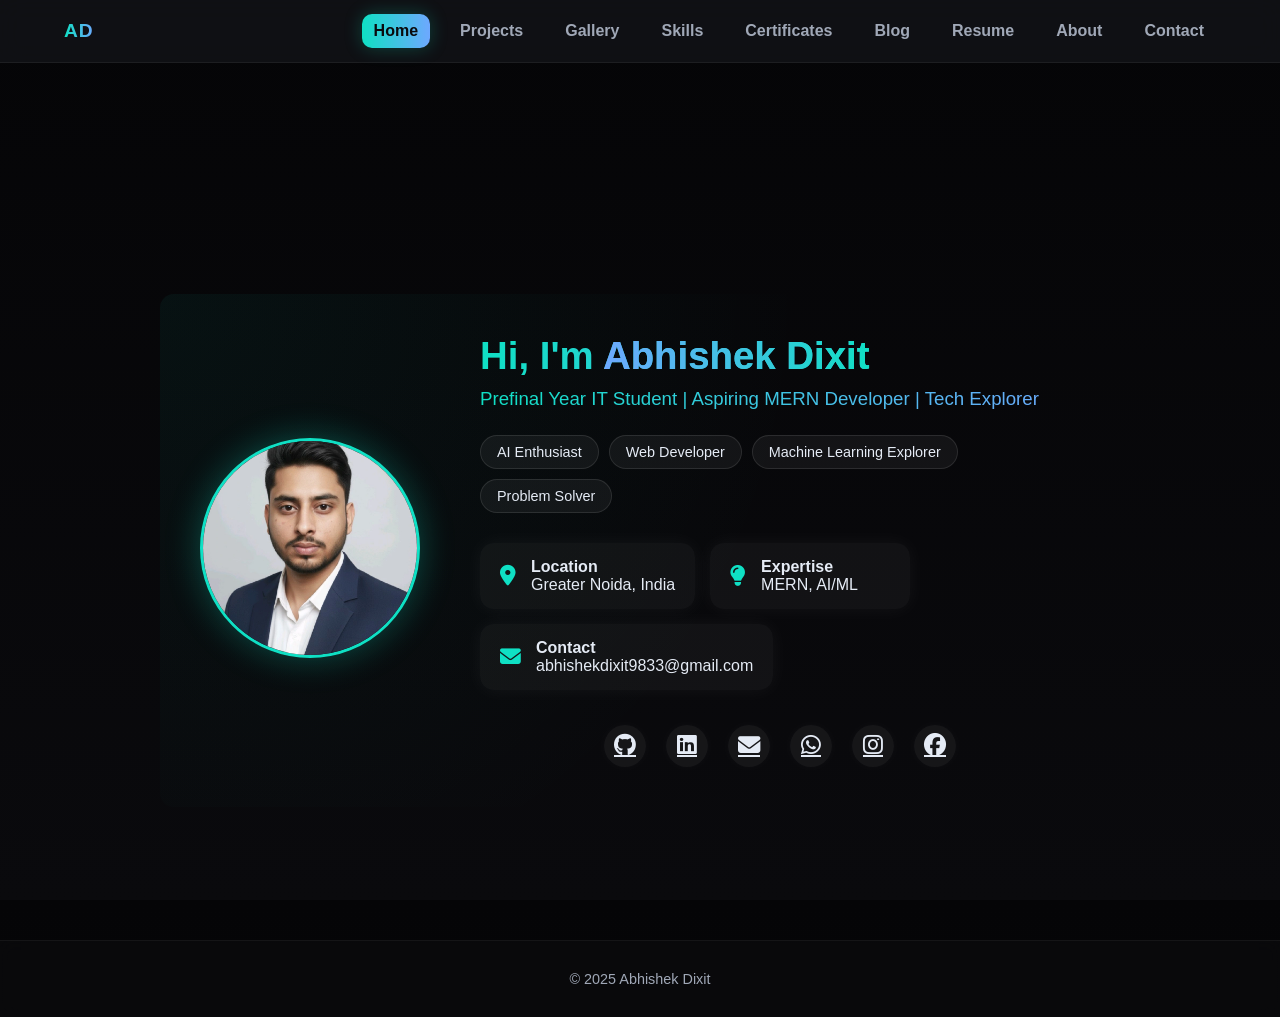
<file: index.html>
<!DOCTYPE html>
<html lang="en">
<head>
<meta charset="UTF-8">
<meta name="viewport" content="width=device-width,initial-scale=1.0">
<title>Home | Abhishek Dixit</title>
<link rel="stylesheet" href="style.css">
<link rel="stylesheet" href="https://cdnjs.cloudflare.com/ajax/libs/font-awesome/6.5.0/css/all.min.css">
</head>
<body>

<header class="navbar">
  <div class="nav-container">
    <div class="logo">AD</div>
    <nav class="nav-links" id="navLinks">
      <a href="index.html" class="nav-item active">Home</a>
      <a href="projects.html" class="nav-item">Projects</a>
      <a href="gallery.html" class="nav-item">Gallery</a>
      <a href="skills.html" class="nav-item">Skills</a>
      <a href="certificates.html" class="nav-item">Certificates</a>
      <a href="blog.html" class="nav-item">Blog</a>
      <a href="resume.html" class="nav-item">Resume</a>
      <a href="about.html" class="nav-item">About</a>
      <a href="contact.html" class="nav-item">Contact</a>
    </nav>
    <div class="hamburger" onclick="toggleMenu()">☰</div>
  </div>
</header>

<main>
<section class="home">
  <div class="home-container">

    <!-- Left Side - Profile Photo -->
    <div class="profile-pic">
     <img src="profile.jpg" alt="Abhishek Dixit">
    </div>

    <!-- Right Side - Info -->
    <div class="intro-text">
      <h1>Hi, I'm <span>Abhishek Dixit</span></h1>
      <h3>Prefinal Year IT Student | Aspiring MERN Developer | Tech Explorer</h3>

      <div class="tag-list">
        <span>AI Enthusiast</span>
        <span>Web Developer</span>
        <span>Machine Learning Explorer</span>
        <span>Problem Solver</span>
      </div>

      <div class="info-boxes">
        <div class="info-box">
          <i class="fa-solid fa-location-dot"></i>
          <div><strong>Location</strong><br>Greater Noida, India</div>
        </div>
        <div class="info-box">
          <i class="fa-solid fa-lightbulb"></i>
          <div><strong>Expertise</strong><br>MERN, AI/ML</div>
        </div>
        <div class="info-box">
          <i class="fa-solid fa-envelope"></i>
          <div><strong>Contact</strong><br>abhishekdixit9833@gmail.com</div>
        </div>
      </div>

      <div class="social-icons">
        <a href="https://github.com/Abhishek5632" target="_blank"><i class="fab fa-github"></i></a>
        <a href="https://www.linkedin.com/in/abhishek-dixit-3336b1358/" target="_blank"><i class="fab fa-linkedin"></i></a>
        <a href="mailto:abhishekdixit9833@gmail.com" target="_blank"><i class="fa-solid fa-envelope"></i></a>
        <a href="https://wa.me/7985263415" target="_blank"><i class="fab fa-whatsapp"></i></a>
        <a href="https://www.instagram.com/___abhishek_pandit/" target="_blank"><i class="fab fa-instagram"></i></a>
        <a href="#" target="_blank"><i class="fab fa-facebook"></i></a>
      </div>

    </div>
  </div>
</section>
</main>

<footer>© 2025 Abhishek Dixit</footer>

<script>
function toggleMenu() {
  document.getElementById("navLinks").classList.toggle("active");
}
</script>

</body>
</html>
</file>
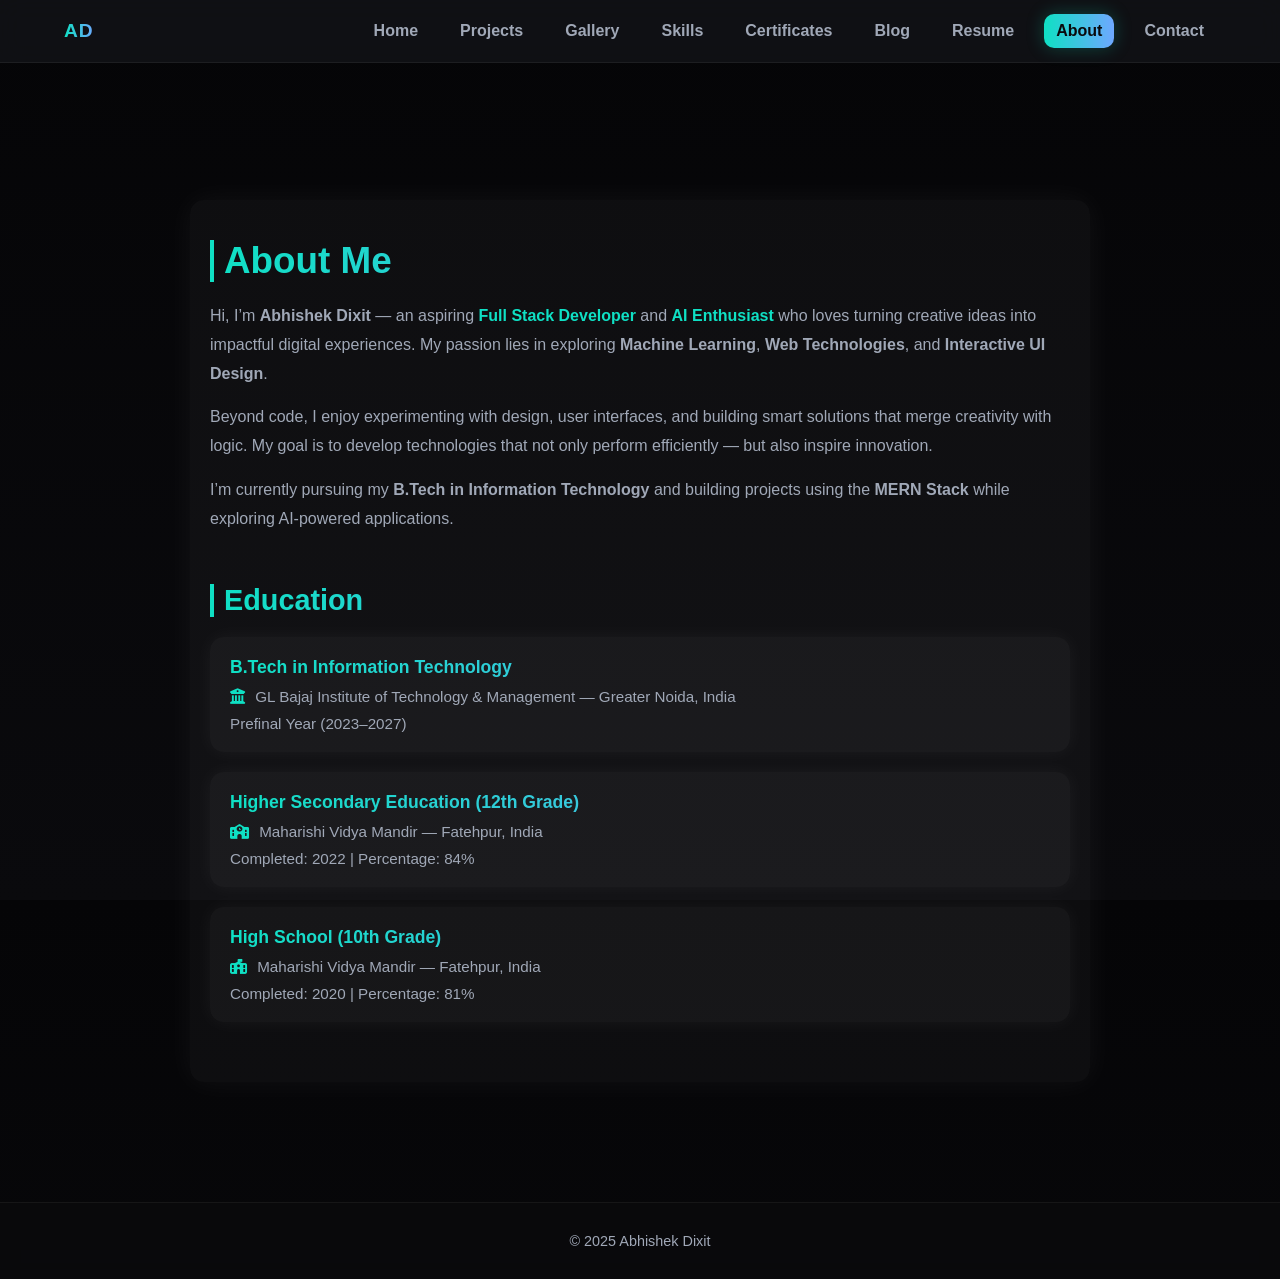
<file: about.html>
<!DOCTYPE html>
<html lang="en">
<head>
<meta charset="UTF-8">
<meta name="viewport" content="width=device-width, initial-scale=1.0">
<title>About Me | Abhishek Dixit</title>
<link rel="stylesheet" href="style.css">
<link rel="stylesheet" href="https://cdnjs.cloudflare.com/ajax/libs/font-awesome/6.5.0/css/all.min.css">
</head>
<body>

<header class="navbar">
  <div class="nav-container">
    <div class="logo">AD</div>
    <nav class="nav-links" id="navLinks">
      <a href="index.html" class="nav-item">Home</a>
      <a href="projects.html" class="nav-item">Projects</a>
      <a href="gallery.html" class="nav-item">Gallery</a>
      <a href="skills.html" class="nav-item">Skills</a>
      <a href="certificates.html" class="nav-item">Certificates</a>
      <a href="blog.html" class="nav-item">Blog</a>
      <a href="resume.html" class="nav-item">Resume</a>
      <a href="about.html" class="nav-item active">About</a>
      <a href="contact.html" class="nav-item">Contact</a>
    </nav>
    <div class="hamburger" onclick="toggleMenu()">☰</div>
  </div>
</header>

<main>
<section class="about-section">
  <div class="about-box">
    <h1>About Me</h1>
    <p>
      Hi, I’m <strong>Abhishek Dixit</strong> — an aspiring <span class="highlight">Full Stack Developer</span> and <span class="highlight">AI Enthusiast</span> who loves turning creative ideas into impactful digital experiences.  
      My passion lies in exploring <strong>Machine Learning</strong>, <strong>Web Technologies</strong>, and <strong>Interactive UI Design</strong>.
    </p>

    <p>
      Beyond code, I enjoy experimenting with design, user interfaces, and building smart solutions that merge creativity with logic.  
      My goal is to develop technologies that not only perform efficiently — but also inspire innovation.
    </p>

    <p>
      I’m currently pursuing my <strong>B.Tech in Information Technology</strong> and building projects using the <strong>MERN Stack</strong> while exploring AI-powered applications.
    </p>
  </div>

  <div class="education-section">
    <h2>Education</h2>

    <div class="edu-card">
      <h3>B.Tech in Information Technology</h3>
      <p><i class="fa-solid fa-building-columns"></i> GL Bajaj Institute of Technology & Management — Greater Noida, India</p>
      <p>Prefinal Year (2023–2027)</p>
    </div>

    <div class="edu-card">
      <h3>Higher Secondary Education (12th Grade)</h3>
      <p><i class="fa-solid fa-school"></i> Maharishi Vidya Mandir — Fatehpur, India</p>
      <p>Completed: 2022 | Percentage: 84%</p>
    </div>

    <div class="edu-card">
      <h3>High School (10th Grade)</h3>
      <p><i class="fa-solid fa-school-flag"></i> Maharishi Vidya Mandir — Fatehpur, India</p>
      <p>Completed: 2020 | Percentage: 81%</p>
    </div>
  </div>
</section>
</main>

<footer>© 2025 Abhishek Dixit</footer>

<script>
function toggleMenu() {
  document.getElementById("navLinks").classList.toggle("active");
}
</script>

</body>
</html>
</file>
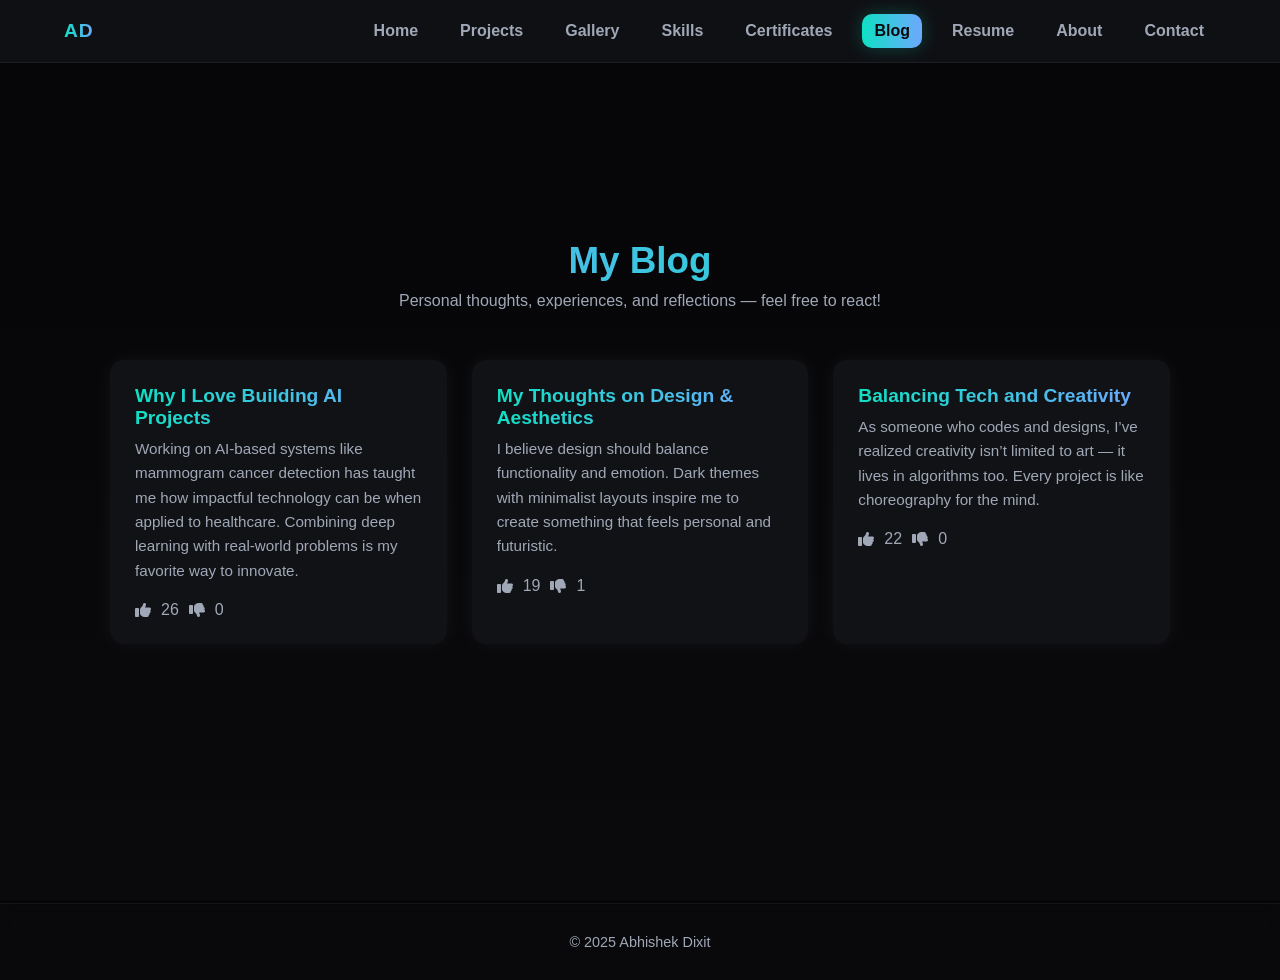
<file: blog.html>
<!DOCTYPE html>
<html lang="en">
<head>
<meta charset="UTF-8">
<meta name="viewport" content="width=device-width,initial-scale=1.0">
<title>Blog | Abhishek Dixit</title>
<link rel="stylesheet" href="style.css">
<link rel="stylesheet" href="https://cdnjs.cloudflare.com/ajax/libs/font-awesome/6.5.0/css/all.min.css">
</head>
<body>

<header class="navbar">
  <div class="nav-container">
    <div class="logo">AD</div>
    <nav class="nav-links" id="navLinks">
      <a href="index.html" class="nav-item">Home</a>
      <a href="projects.html" class="nav-item">Projects</a>
      <a href="gallery.html" class="nav-item">Gallery</a>
      <a href="skills.html" class="nav-item">Skills</a>
      <a href="certificates.html" class="nav-item">Certificates</a>
      <a href="blog.html" class="nav-item active">Blog</a>
      <a href="resume.html" class="nav-item">Resume</a>
      <a href="about.html" class="nav-item">About</a>
      <a href="contact.html" class="nav-item">Contact</a>
    </nav>
    <div class="hamburger" onclick="toggleMenu()">☰</div>
  </div>
</header>

<main>
<section class="blog">
  <h1>My Blog</h1>
  <p>Personal thoughts, experiences, and reflections — feel free to react!</p>

  <div class="blog-grid">
    <div class="blog-card">
      <h3>Why I Love Building AI Projects</h3>
      <p>Working on AI-based systems like mammogram cancer detection has taught me how impactful technology can be when applied to healthcare. Combining deep learning with real-world problems is my favorite way to innovate.</p>
      <div class="reactions">
        <i class="fa-solid fa-thumbs-up"></i><span>26</span>
        <i class="fa-solid fa-thumbs-down"></i><span>0</span>
      </div>
    </div>

    <div class="blog-card">
      <h3>My Thoughts on Design & Aesthetics</h3>
      <p>I believe design should balance functionality and emotion. Dark themes with minimalist layouts inspire me to create something that feels personal and futuristic.</p>
      <div class="reactions">
        <i class="fa-solid fa-thumbs-up"></i><span>19</span>
        <i class="fa-solid fa-thumbs-down"></i><span>1</span>
      </div>
    </div>

    <div class="blog-card">
      <h3>Balancing Tech and Creativity</h3>
      <p>As someone who codes and designs, I’ve realized creativity isn’t limited to art — it lives in algorithms too. Every project is like choreography for the mind.</p>
      <div class="reactions">
        <i class="fa-solid fa-thumbs-up"></i><span>22</span>
        <i class="fa-solid fa-thumbs-down"></i><span>0</span>
      </div>
    </div>
  </div>
</section>
</main>

<footer>© 2025 Abhishek Dixit</footer>

<script>
function toggleMenu() {
  document.getElementById("navLinks").classList.toggle("active");
}
</script>

</body>
</html>
</file>
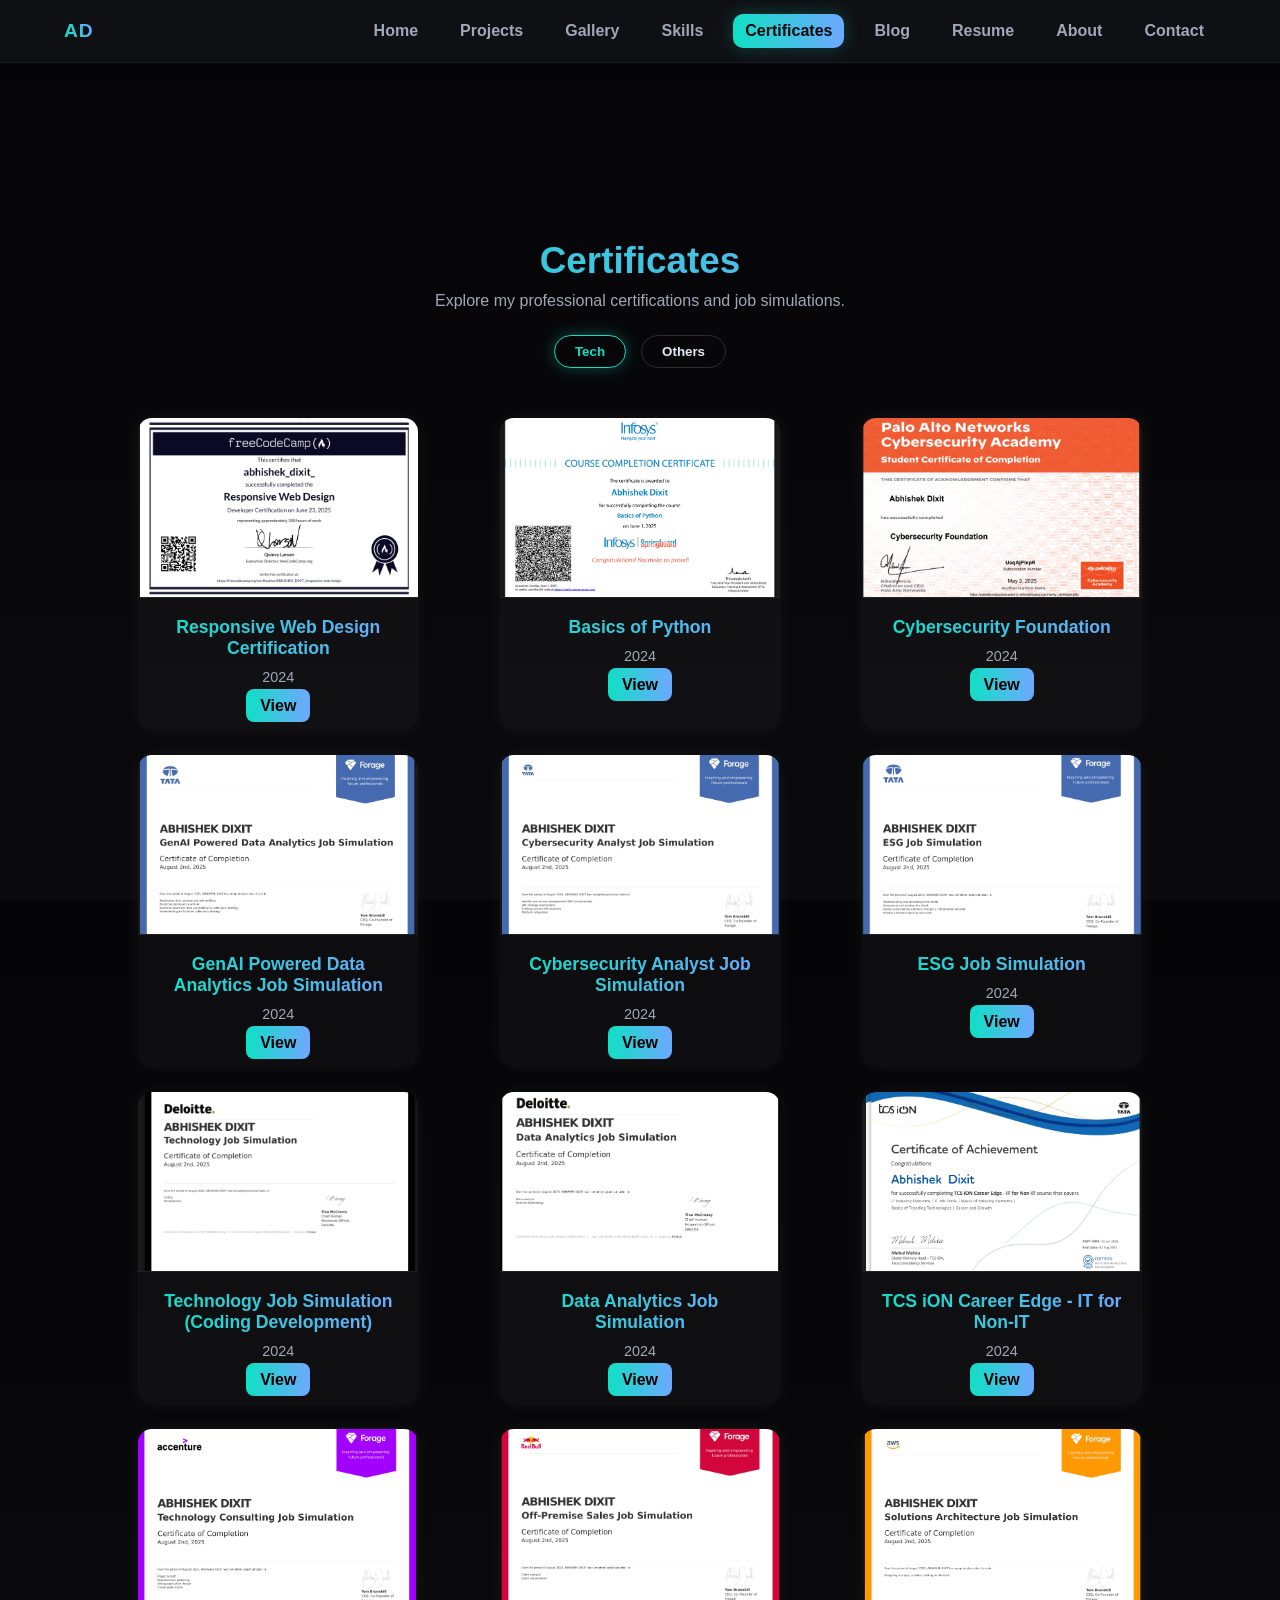
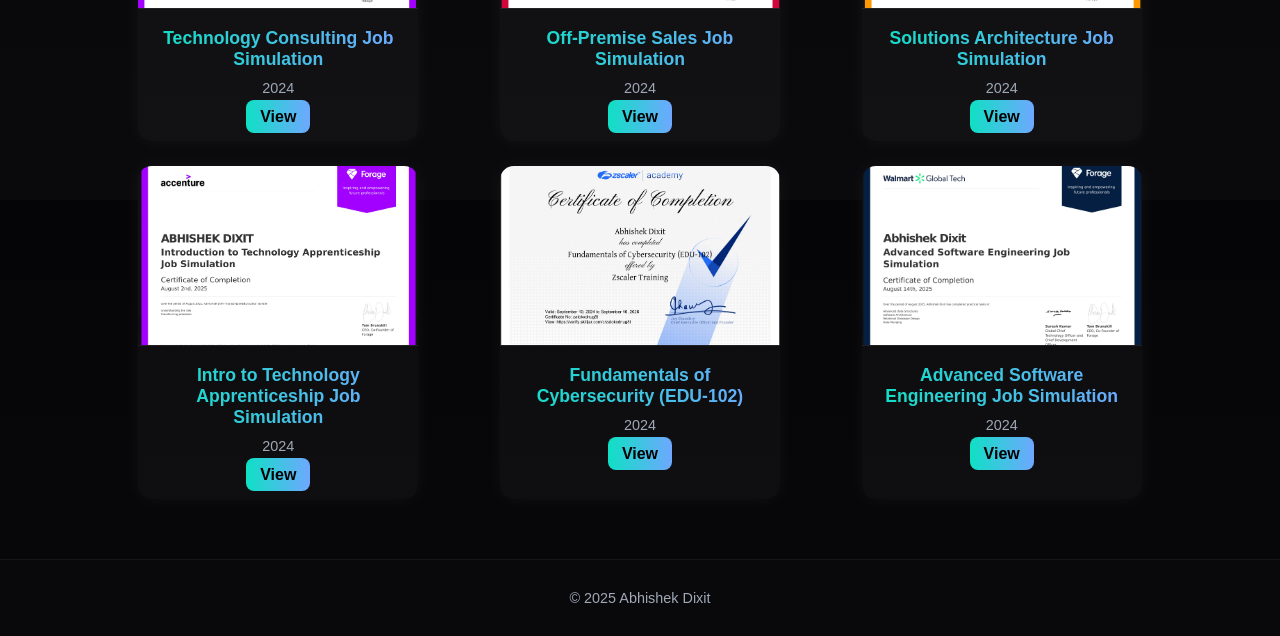
<file: certificates.html>
<!DOCTYPE html>
<html lang="en">

<head>

    <meta charset="UTF-8">

    <meta
        name="viewport"
        content="width=device-width, initial-scale=1.0">

    <title>Certificates | Abhishek Dixit</title>

    <link
        rel="stylesheet"
        href="style.css">

    <link
        rel="stylesheet"
        href="https://cdnjs.cloudflare.com/ajax/libs/font-awesome/6.5.0/css/all.min.css">

</head>


<body>


<!-- =====================================================
     NAVBAR
===================================================== -->

<header class="navbar">

    <div class="nav-container">

        <div class="logo">
            AD
        </div>


        <nav
            class="nav-links"
            id="navLinks">

            <a
                href="index.html"
                class="nav-item">

                Home

            </a>


            <a
                href="projects.html"
                class="nav-item">

                Projects

            </a>


            <a
                href="gallery.html"
                class="nav-item">

                Gallery

            </a>


            <a
                href="skills.html"
                class="nav-item">

                Skills

            </a>


            <a
                href="certificates.html"
                class="nav-item active">

                Certificates

            </a>


            <a
                href="blog.html"
                class="nav-item">

                Blog

            </a>


            <a
                href="resume.html"
                class="nav-item">

                Resume

            </a>


            <a
                href="about.html"
                class="nav-item">

                About

            </a>


            <a
                href="contact.html"
                class="nav-item">

                Contact

            </a>

        </nav>


        <!-- Mobile Menu -->

        <div
            class="hamburger"
            onclick="toggleMenu()">

            ☰

        </div>

    </div>

</header>



<!-- =====================================================
     MAIN
===================================================== -->

<main>


<section class="certificates">


    <h1>
        Certificates
    </h1>


    <p>
        Explore my professional certifications and
        job simulations.
    </p>



    <!-- =================================================
         CATEGORY TABS
    ================================================== -->

    <div class="category-tabs">


        <button
            class="tab-btn active"
            onclick="showCategory('tech', this)">

            Tech

        </button>


        <button
            class="tab-btn"
            onclick="showCategory('others', this)">

            Others

        </button>


    </div>



    <!-- =================================================
         TECH CERTIFICATES
    ================================================== -->

    <div
        class="cert-grid"
        id="tech">


        <!-- C1 -->

        <div class="cert-card">

            <img
                src="./certificateImg/C1.png"
                alt="Responsive Web Design Certification">

            <div class="cert-info">

                <h3>
                    Responsive Web Design Certification
                </h3>

                <p>
                    2024
                </p>

                <a
                    href="https://drive.google.com/open?id=1qQwXB1EI5_26EVzEY1iBJe1dsZN9STYk"
                    target="_blank"
                    rel="noopener noreferrer"
                    class="view-btn">

                    View

                </a>

            </div>

        </div>



        <!-- C2 -->

        <div class="cert-card">

            <img
                src="./certificateImg/C2.png"
                alt="Basics of Python">

            <div class="cert-info">

                <h3>
                    Basics of Python
                </h3>

                <p>
                    2024
                </p>

                <a
                    href="https://drive.google.com/open?id=1NGtoVR8HAkyNES9hi3r5NyvMv7N-RDSd"
                    target="_blank"
                    rel="noopener noreferrer"
                    class="view-btn">

                    View

                </a>

            </div>

        </div>



        <!-- C3 -->

        <div class="cert-card">

            <img
                src="./certificateImg/C3.png"
                alt="Cybersecurity Foundation">

            <div class="cert-info">

                <h3>
                    Cybersecurity Foundation
                </h3>

                <p>
                    2024
                </p>

                <a
                    href="https://drive.google.com/open?id=1Hx-5_jZkz8HHLL9gzGC8O5AcS11yry9u"
                    target="_blank"
                    rel="noopener noreferrer"
                    class="view-btn">

                    View

                </a>

            </div>

        </div>



        <!-- C4 -->

        <div class="cert-card">

            <img
                src="./certificateImg/C4.png"
                alt="GenAI Powered Data Analytics">

            <div class="cert-info">

                <h3>
                    GenAI Powered Data Analytics Job Simulation
                </h3>

                <p>
                    2024
                </p>

                <a
                    href="https://drive.google.com/open?id=1YkVXQeJKTI16N8wYoeMOWGDaDBbwJM6W"
                    target="_blank"
                    rel="noopener noreferrer"
                    class="view-btn">

                    View

                </a>

            </div>

        </div>



        <!-- C5 -->

        <div class="cert-card">

            <img
                src="./certificateImg/C5.png"
                alt="Cybersecurity Analyst">

            <div class="cert-info">

                <h3>
                    Cybersecurity Analyst Job Simulation
                </h3>

                <p>
                    2024
                </p>

                <a
                    href="https://drive.google.com/open?id=1YFxK6B6Y7F-0-S4irah85TWiVoxQktnw"
                    target="_blank"
                    rel="noopener noreferrer"
                    class="view-btn">

                    View

                </a>

            </div>

        </div>



        <!-- C6 -->

        <div class="cert-card">

            <img
                src="./certificateImg/C6.png"
                alt="ESG Job Simulation">

            <div class="cert-info">

                <h3>
                    ESG Job Simulation
                </h3>

                <p>
                    2024
                </p>

                <a
                    href="https://drive.google.com/open?id=1znUBzJhSIjh2fOUKZz2nsPSi8qMZrJRK"
                    target="_blank"
                    rel="noopener noreferrer"
                    class="view-btn">

                    View

                </a>

            </div>

        </div>



        <!-- C7 -->

        <div class="cert-card">

            <img
                src="./certificateImg/C7.png"
                alt="Technology Job Simulation">

            <div class="cert-info">

                <h3>
                    Technology Job Simulation (Coding Development)
                </h3>

                <p>
                    2024
                </p>

                <a
                    href="https://drive.google.com/open?id=1aK838oE1RyPoR-fFfXd7yEYfyxj_0zHw"
                    target="_blank"
                    rel="noopener noreferrer"
                    class="view-btn">

                    View

                </a>

            </div>

        </div>



        <!-- C8 -->

        <div class="cert-card">

            <img
                src="./certificateImg/C8.png"
                alt="Data Analytics Job Simulation">

            <div class="cert-info">

                <h3>
                    Data Analytics Job Simulation
                </h3>

                <p>
                    2024
                </p>

                <a
                    href="https://drive.google.com/open?id=1Nd60kER8qQAUT9b_SvSLXjTHv7vQI6zJ"
                    target="_blank"
                    rel="noopener noreferrer"
                    class="view-btn">

                    View

                </a>

            </div>

        </div>



        <!-- C9 -->

        <div class="cert-card">

            <img
                src="./certificateImg/C9.png"
                alt="TCS iON Career Edge">

            <div class="cert-info">

                <h3>
                    TCS iON Career Edge - IT for Non-IT
                </h3>

                <p>
                    2024
                </p>

                <a
                    href="https://drive.google.com/open?id=1mdxNBk06XPNG-klNhv2ZS-uDuhMkeMx-"
                    target="_blank"
                    rel="noopener noreferrer"
                    class="view-btn">

                    View

                </a>

            </div>

        </div>



        <!-- C10 -->

        <div class="cert-card">

            <img
                src="./certificateImg/C10.png"
                alt="Technology Consulting">

            <div class="cert-info">

                <h3>
                    Technology Consulting Job Simulation
                </h3>

                <p>
                    2024
                </p>

                <a
                    href="https://drive.google.com/open?id=1wz6kfWEwYE4ikHibcQdPzX_t9DNtnj-A"
                    target="_blank"
                    rel="noopener noreferrer"
                    class="view-btn">

                    View

                </a>

            </div>

        </div>



        <!-- C11 -->

        <div class="cert-card">

            <img
                src="./certificateImg/C11.png"
                alt="Off-Premise Sales">

            <div class="cert-info">

                <h3>
                    Off-Premise Sales Job Simulation
                </h3>

                <p>
                    2024
                </p>

                <a
                    href="https://drive.google.com/open?id=1KzQALQui9t9-FuSoAO98kPuIotvse6X1"
                    target="_blank"
                    rel="noopener noreferrer"
                    class="view-btn">

                    View

                </a>

            </div>

        </div>



        <!-- C12 -->

        <div class="cert-card">

            <img
                src="./certificateImg/C12.png"
                alt="Solutions Architecture">

            <div class="cert-info">

                <h3>
                    Solutions Architecture Job Simulation
                </h3>

                <p>
                    2024
                </p>

                <a
                    href="https://drive.google.com/open?id=1X7jE_zHq8TS2sDK4WTx46HD919yK00TP"
                    target="_blank"
                    rel="noopener noreferrer"
                    class="view-btn">

                    View

                </a>

            </div>

        </div>



        <!-- C14 -->

        <div class="cert-card">

            <img
                src="./certificateImg/C14.png"
                alt="Intro to Technology Apprenticeship">

            <div class="cert-info">

                <h3>
                    Intro to Technology Apprenticeship Job Simulation
                </h3>

                <p>
                    2024
                </p>

                <a
                    href="https://drive.google.com/open?id=1yH51CJ6-PgF_VqJb60WDvXEYC-bOD21J"
                    target="_blank"
                    rel="noopener noreferrer"
                    class="view-btn">

                    View

                </a>

            </div>

        </div>



        <!-- C15 -->

        <div class="cert-card">

            <img
                src="./certificateImg/C15.png"
                alt="Fundamentals of Cybersecurity">

            <div class="cert-info">

                <h3>
                    Fundamentals of Cybersecurity (EDU-102)
                </h3>

                <p>
                    2024
                </p>

                <a
                    href="https://drive.google.com/open?id=1WXzEhuXDvDHHrrKfWd_Rxeo6JOx0yO4u"
                    target="_blank"
                    rel="noopener noreferrer"
                    class="view-btn">

                    View

                </a>

            </div>

        </div>



        <!-- C16 -->

        <div class="cert-card">

            <img
                src="./certificateImg/C16.png"
                alt="Advanced Software Engineering">

            <div class="cert-info">

                <h3>
                    Advanced Software Engineering Job Simulation
                </h3>

                <p>
                    2024
                </p>

                <a
                    href="https://drive.google.com/open?id=1cB_GJKSHDn3Cf1cv3jauOs1XG9qptdg5"
                    target="_blank"
                    rel="noopener noreferrer"
                    class="view-btn">

                    View

                </a>

            </div>

        </div>


    </div>



    <!-- =================================================
         OTHER CERTIFICATES
    ================================================== -->

    <div
        class="cert-grid"
        id="others"
        style="display: none;">

        <!--

        Add your other certificates here.

        Example:

        <div class="cert-card">

            <img
                src="./certificateImg/other1.png"
                alt="Other Certificate">

            <div class="cert-info">

                <h3>
                    Certificate Name
                </h3>

                <p>
                    2024
                </p>

                <a
                    href="#"
                    target="_blank"
                    class="view-btn">

                    View

                </a>

            </div>

        </div>

        -->

    </div>


</section>

</main>



<!-- =====================================================
     FOOTER
===================================================== -->

<footer>

    © 2025 Abhishek Dixit

</footer>



<!-- =====================================================
     JAVASCRIPT
===================================================== -->

<script>


// =====================================================
// MOBILE MENU
// =====================================================

function toggleMenu() {

    document
        .getElementById("navLinks")
        .classList
        .toggle("active");

}



// =====================================================
// CERTIFICATE CATEGORY FILTER
// =====================================================

function showCategory(category, button) {

    // Get all certificate grids

    const categories =
        document.querySelectorAll(".cert-grid");


    // Hide every category

    categories.forEach(section => {

        section.style.display = "none";

    });


    // Show selected category

    const selected =
        document.getElementById(category);


    if (selected) {

        selected.style.display = "grid";

    }


    // Update active tab

    document
        .querySelectorAll(".tab-btn")
        .forEach(btn => {

            btn.classList.remove("active");

        });


    if (button) {

        button.classList.add("active");

    }

}



// =====================================================
// ACTIVE NAVIGATION
// =====================================================

document
    .querySelectorAll(".nav-item")
    .forEach(link => {


        const currentPage =
            window.location.pathname
                .split("/")
                .pop();


        const linkPage =
            link.getAttribute("href");


        if (currentPage === linkPage) {

            link.classList.add("active");

        }

    });


</script>


</body>

</html>
</file>
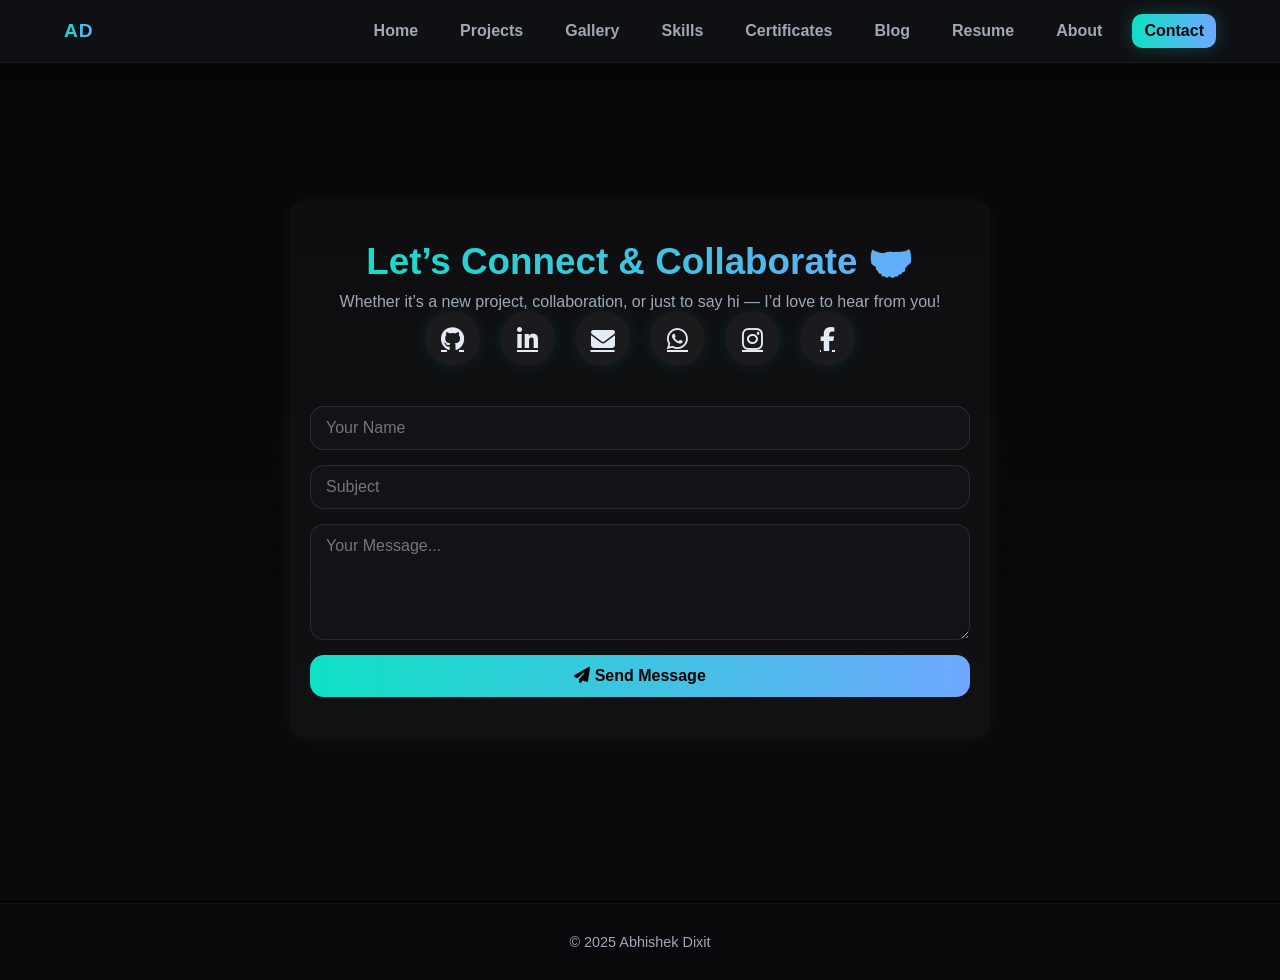
<file: contact.html>
<!DOCTYPE html>
<html lang="en">
<head>
<meta charset="UTF-8">
<meta name="viewport" content="width=device-width,initial-scale=1.0">
<title>Contact | Abhishek Dixit</title>
<link rel="stylesheet" href="style.css">
<link rel="stylesheet" href="https://cdnjs.cloudflare.com/ajax/libs/font-awesome/6.5.0/css/all.min.css">
</head>
<body>

<header class="navbar">
  <div class="nav-container">
    <div class="logo">AD</div>
    <nav class="nav-links" id="navLinks">
      <a href="index.html" class="nav-item">Home</a>
      <a href="projects.html" class="nav-item">Projects</a>
      <a href="gallery.html" class="nav-item">Gallery</a>
      <a href="skills.html" class="nav-item">Skills</a>
      <a href="certificates.html" class="nav-item">Certificates</a>
      <a href="blog.html" class="nav-item">Blog</a>
      <a href="resume.html" class="nav-item">Resume</a>
      <a href="about.html" class="nav-item">About</a>
      <a href="contact.html" class="nav-item active">Contact</a>
    </nav>
    <div class="hamburger" onclick="toggleMenu()">☰</div>
  </div>
</header>

<main>
<section class="contact-section">
  <h1>Let’s Connect & Collaborate 🤝</h1>
  <p class="contact-subtitle">
    Whether it’s a new project, collaboration, or just to say hi — I’d love to hear from you!
  </p>

  <div class="contact-icons">
    <a href="https://github.com/Abhishek5632" target="_blank" class="social-icon"><i class="fa-brands fa-github"></i></a>
    <a href="https://www.linkedin.com/in/abhishek-dixit-3336b1358" target="_blank" class="social-icon"><i class="fa-brands fa-linkedin-in"></i></a>
    <a href="mailto:abhishekdixit9833@gmail.com" class="social-icon"><i class="fa-solid fa-envelope"></i></a>
    <a href="https://wa.me/917985263415" target="_blank" class="social-icon"><i class="fa-brands fa-whatsapp"></i></a>
    <a href="https://www.instagram.com/___abhishek_pandit/" target="_blank" class="social-icon"><i class="fa-brands fa-instagram"></i></a>
    <a href="https://facebook.com/" target="_blank" class="social-icon"><i class="fa-brands fa-facebook-f"></i></a>
  </div>

  <form class="contact-form" onsubmit="return sendMessage(event)">
    <input type="text" id="name" placeholder="Your Name" required>
    <input type="text" id="subject" placeholder="Subject" required>
    <textarea id="message" placeholder="Your Message..." rows="5" required></textarea>
    <button type="submit"><i class="fa-solid fa-paper-plane"></i> Send Message</button>
  </form>
</section>
</main>

<footer>© 2025 Abhishek Dixit</footer>

<script>
function toggleMenu() {
  document.getElementById("navLinks").classList.toggle("active");
}

function sendMessage(e) {
  e.preventDefault();
  const name = document.getElementById("name").value.trim();
  const subject = document.getElementById("subject").value.trim();
  const message = document.getElementById("message").value.trim();

  if (!name || !subject || !message) {
    alert("Please fill out all fields!");
    return false;
  }

  alert(`Thanks ${name}! Your message has been sent successfully 🚀`);
  document.querySelector(".contact-form").reset();
}
</script>

</body>
</html>
</file>
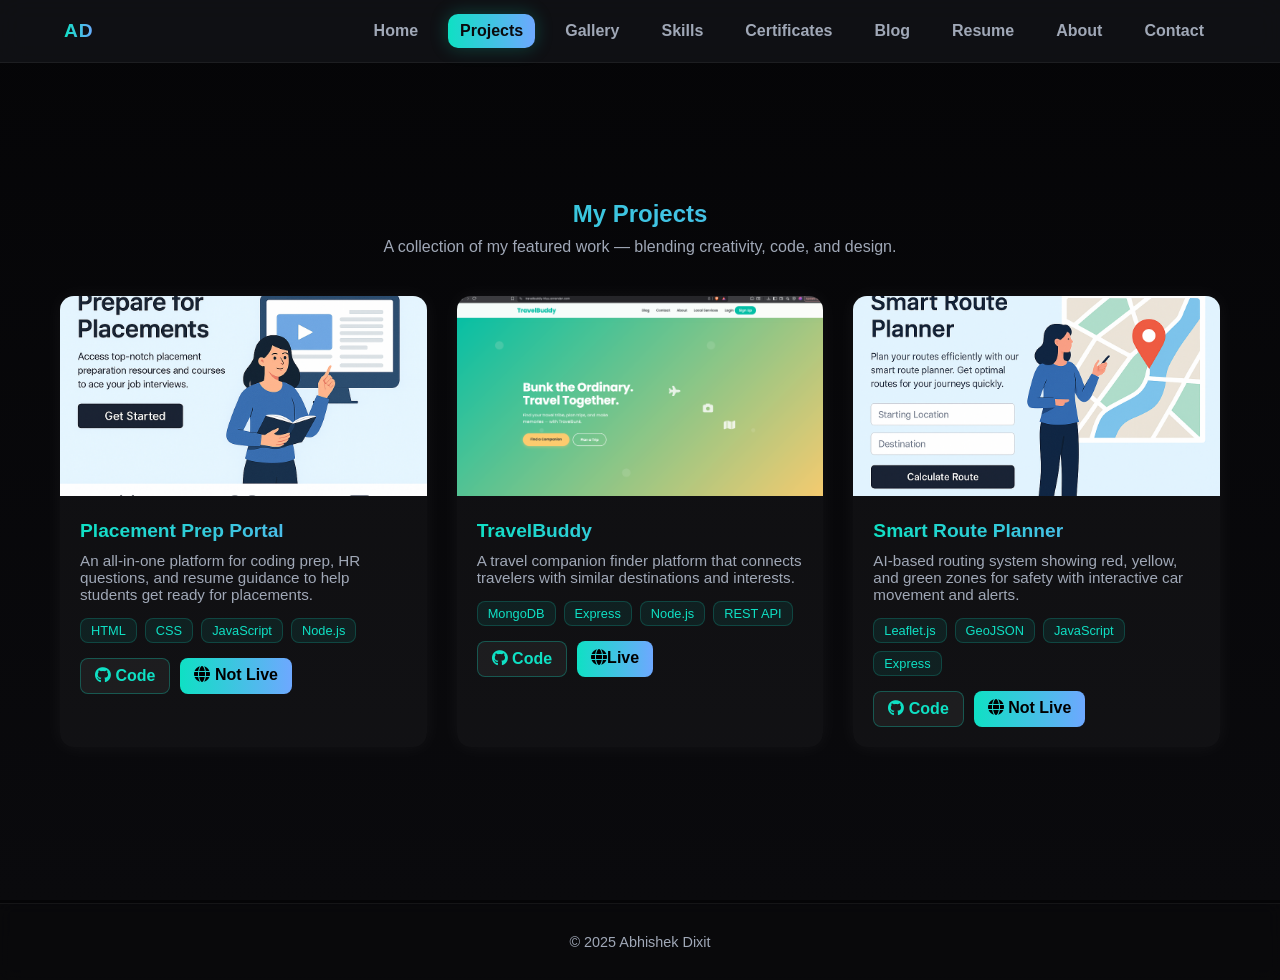
<file: projects.html>
<!DOCTYPE html>
<html lang="en">
<head>
<meta charset="UTF-8">
<meta name="viewport" content="width=device-width,initial-scale=1.0">
<title>Projects | Abhishek Dixit</title>
<link rel="stylesheet" href="style.css">
<link rel="stylesheet" href="https://cdnjs.cloudflare.com/ajax/libs/font-awesome/6.5.0/css/all.min.css">
</head>
<body>

<header class="navbar">
  <div class="nav-container">
    <div class="logo">AD</div>
    <nav class="nav-links" id="navLinks">
      <a href="index.html" class="nav-item">Home</a>
      <a href="projects.html" class="nav-item active">Projects</a>
      <a href="gallery.html" class="nav-item">Gallery</a>
      <a href="skills.html" class="nav-item">Skills</a>
      <a href="certificates.html" class="nav-item">Certificates</a>
      <a href="blog.html" class="nav-item">Blog</a>
      <a href="resume.html" class="nav-item">Resume</a>
      <a href="about.html" class="nav-item">About</a>
      <a href="contact.html" class="nav-item">Contact</a>
    </nav>
    <div class="hamburger" onclick="toggleMenu()">☰</div>
  </div>
</header>

<main>
<section class="projects-section">
  <h1>My Projects</h1>
  <p class="project-subtitle">A collection of my featured work — blending creativity, code, and design.</p>

  <div class="project-grid">

    <!-- PROJECT 1 -->
    <div class="project-card">
      <img src="./images/ChatGPT Image Nov 16, 2025, 08_35_35 PM.png" alt="Placement Prep Portal">
      <div class="project-content">
        <h2>Placement Prep Portal</h2>
        <p>An all-in-one platform for coding prep, HR questions, and resume guidance to help students get ready for placements.</p>
        <div class="tags">
          <span>HTML</span><span>CSS</span><span>JavaScript</span><span>Node.js</span>
        </div>
        <div class="project-links">
          <a href="https://github.com/" target="_blank" class="btn code-btn"><i class="fa-brands fa-github"></i> Code</a>
          <a href="#" target="_blank" class="btn live-btn"><i class="fa-solid fa-globe"></i> Not Live</a>
        </div>
      </div>
    </div>

   
    <!-- PROJECT 3 -->
    <div class="project-card">
      <img src="./images/Screenshot 2025-11-16 at 8.30.18 PM.png" alt="TravelBuddy">
      <div class="project-content">
        <h2>TravelBuddy</h2>
        <p>A travel companion finder platform that connects travelers with similar destinations and interests.</p>
        <div class="tags">
          <span>MongoDB</span><span>Express</span><span>Node.js</span><span>REST API</span>
        </div>
        <div class="project-links">
          <a href="https://github.com/" target="_blank" class="btn code-btn"><i class="fa-brands fa-github"></i> Code</a>
          <a href="https://travelbuddy-hluu.onrender.com/" target="_blank" class="btn live-btn"><i class="fa-solid fa-globe"></i>Live</a>
        </div>
      </div>
    </div>
 <!-- PROJECT 2 -->
 <div class="project-card">
  <img src="./images/ChatGPT Image Nov 16, 2025, 08_34_02 PM.png" alt="Smart Route Planner">
  <div class="project-content">
    <h2>Smart Route Planner</h2>
    <p>AI-based routing system showing red, yellow, and green zones for safety with interactive car movement and alerts.</p>
    <div class="tags">
      <span>Leaflet.js</span><span>GeoJSON</span><span>JavaScript</span><span>Express</span>
    </div>
    <div class="project-links">
      <a href="https://github.com/" target="_blank" class="btn code-btn"><i class="fa-brands fa-github"></i> Code</a>
      <a href="#" target="_blank" class="btn live-btn"><i class="fa-solid fa-globe"></i> Not Live</a>
    </div>
  </div>
</div>

  </div>
</section>
</main>

<footer>© 2025 Abhishek Dixit</footer>

<script>
function toggleMenu() {
  document.getElementById("navLinks").classList.toggle("active");
}
</script>

</body>
</html>
</file>
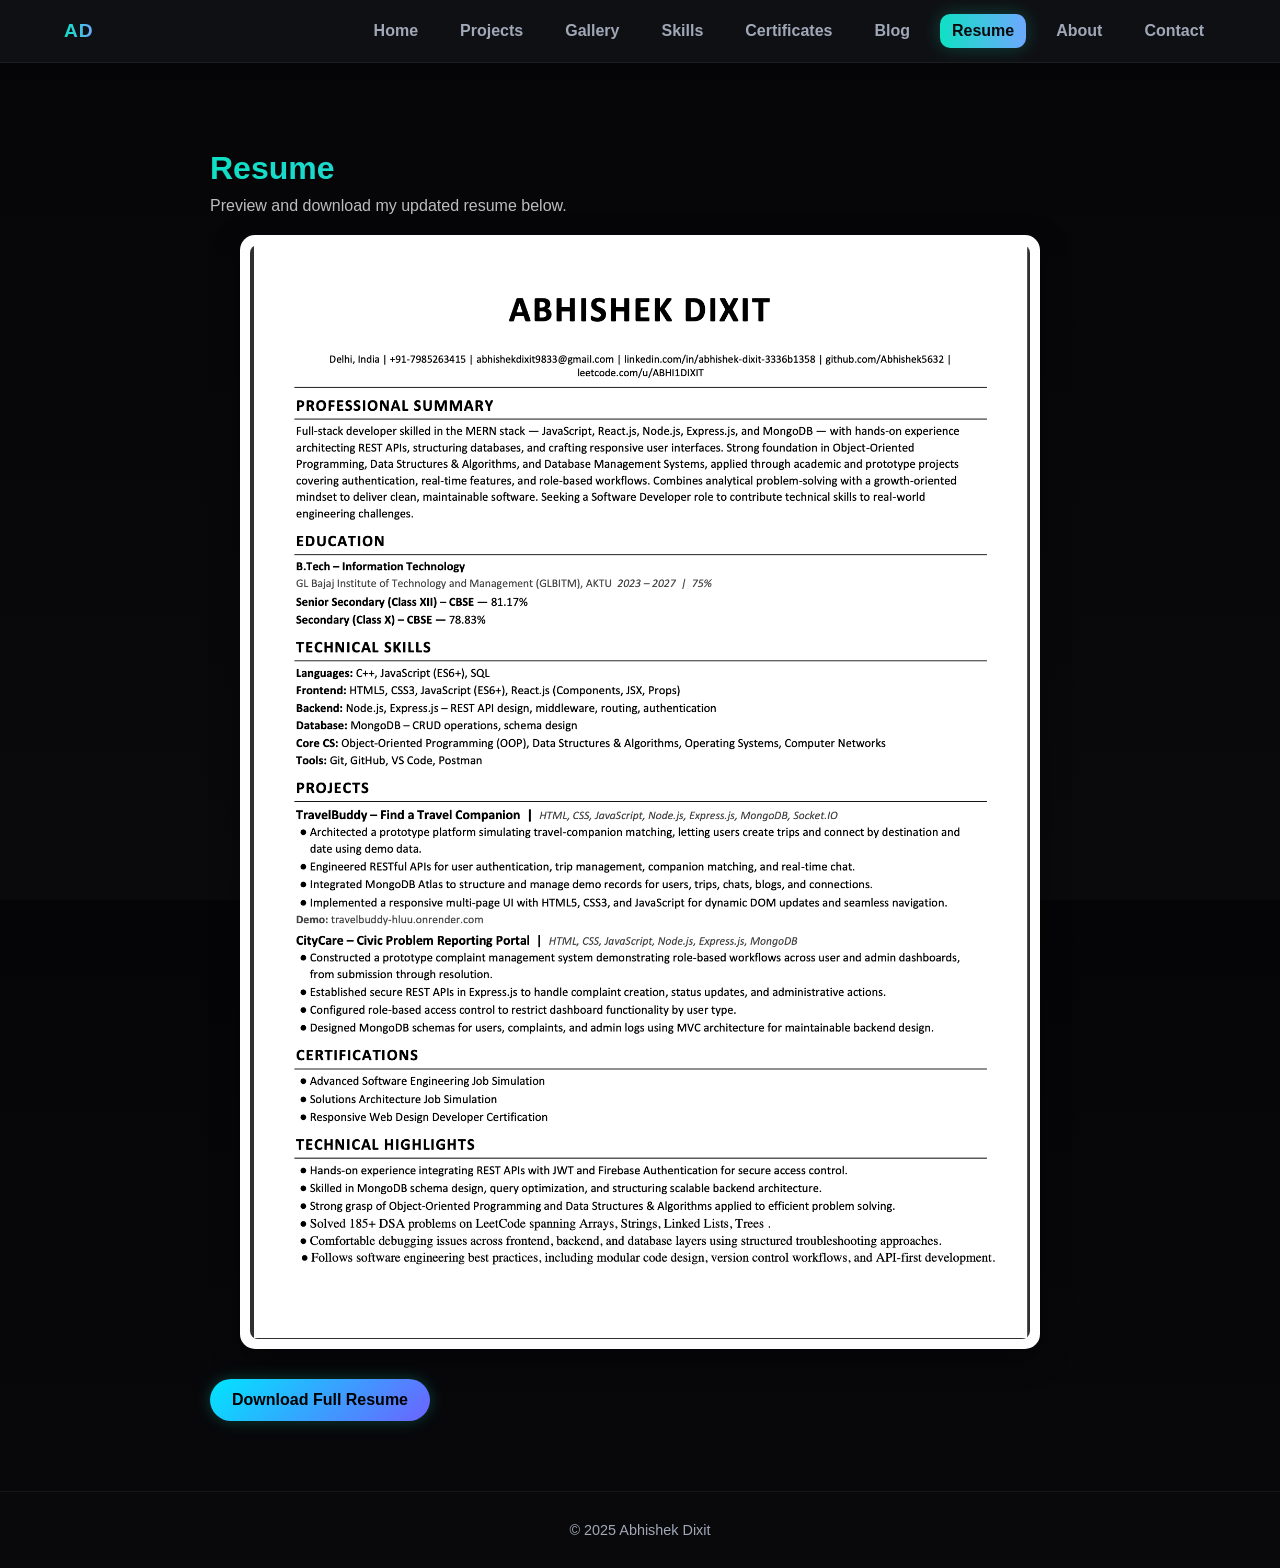
<file: resume.html>
<!DOCTYPE html>
<html lang="en">

<head>
    <meta charset="UTF-8">
    <meta name="viewport" content="width=device-width, initial-scale=1.0">

    <title>Resume | Abhishek Dixit</title>

    <link rel="stylesheet" href="style.css">
</head>

<body>

    <!-- ================= NAVBAR ================= -->

    <header class="navbar">

        <div class="nav-container">

            <div class="logo">
                AD
            </div>

            <nav class="nav-links" id="navLinks">

                <a href="index.html" class="nav-item">Home</a>

                <a href="projects.html" class="nav-item">
                    Projects
                </a>

                <a href="gallery.html" class="nav-item">
                    Gallery
                </a>

                <a href="skills.html" class="nav-item">
                    Skills
                </a>

                <a href="certificates.html" class="nav-item">
                    Certificates
                </a>

                <a href="blog.html" class="nav-item">
                    Blog
                </a>

                <a href="resume.html" class="nav-item">
                    Resume
                </a>

                <a href="about.html" class="nav-item">
                    About
                </a>

                <a href="contact.html" class="nav-item">
                    Contact
                </a>

            </nav>


            <!-- Mobile Menu -->

            <div class="hamburger" onclick="toggleMenu()">
                ☰
            </div>

        </div>

    </header>


    <!-- ================= RESUME ================= -->

    <main>

        <section class="resume">

            <h1>Resume</h1>

            <p>
                Preview and download my updated resume below.
            </p>


            <!-- PDF PREVIEW -->

            <div class="resume-preview">

           <div>
                   <img src="./images/ResumeImg.png" alt ="Abhishek Dixit Resume">
            </div>

            </div>


            <!-- DOWNLOAD BUTTON -->

            <a
                href="./images/Resume.pdf"
                download="Abhishek_Dixit_Resume.pdf"
                class="download-resume">

                Download Full Resume

            </a>

        </section>

    </main>


    <!-- ================= FOOTER ================= -->

    <footer>
        © 2025 Abhishek Dixit
    </footer>


    <!-- ================= JAVASCRIPT ================= -->

    <script>

        // Mobile menu

        function toggleMenu() {

            document
                .getElementById("navLinks")
                .classList
                .toggle("active");

        }


        // Active navigation item

        document
            .querySelectorAll(".nav-item")
            .forEach(link => {

                const currentPage =
                    window.location.pathname
                        .split("/")
                        .pop();

                const linkPage =
                    link.getAttribute("href");

                if (currentPage === linkPage) {

                    link.classList.add("active");

                }

            });

    </script>

</body>

</html>
</file>
<file: style.css>
/* === GLOBAL THEME VARIABLES === */ :root { --bg-dark: #0a0a0d; --bg-card: #111216; --text-light: #e5ebf5; --text-muted: #a0a8b7; --accent1: #0fe0c4; --accent2: #6ea8ff; --radius: 14px; } /* === GLOBAL STYLES === */ * { margin: 0; padding: 0; box-sizing: border-box; font-family: "Poppins", sans-serif; } /* === FLEX PAGE LAYOUT (Footer always bottom) === */ html, body { height: 100%; display: flex; flex-direction: column; } body { background: linear-gradient(180deg, #050507, #0a0a0d); color: var(--text-light); min-height: 100vh; overflow-x: hidden; margin-top: 80px; flex: 1; } main, section { flex: 1; } /* === UNIVERSAL NAVBAR === */ .navbar { position: fixed; top: 0; left: 0; width: 100%; background: rgba(20, 22, 26, 0.7); backdrop-filter: blur(12px); border-bottom: 1px solid rgba(255, 255, 255, 0.06); z-index: 1000; } .nav-container { max-width: 1200px; margin: 0 auto; padding: 14px 24px; display: flex; justify-content: space-between; align-items: center; } .logo { font-weight: 800; font-size: 1.2rem; letter-spacing: 1px; background: linear-gradient(90deg, var(--accent1), var(--accent2)); -webkit-background-clip: text; -webkit-text-fill-color: transparent; } .nav-links { display: flex; gap: 18px; align-items: center; } .nav-item { color: var(--text-muted); text-decoration: none; font-weight: 600; transition: 0.3s ease; padding: 8px 12px; border-radius: 8px; } .nav-item:hover { color: #fff; background: linear-gradient(90deg, var(--accent1), var(--accent2)); -webkit-background-clip: text; -webkit-text-fill-color: transparent; } .nav-item.active { color: #0a0a0d; background: linear-gradient(90deg, var(--accent1), var(--accent2)); box-shadow: 0 0 18px rgba(15, 224, 196, 0.25); border-radius: 10px; } .hamburger { display: none; font-size: 22px; color: var(--accent1); cursor: pointer; } @media (max-width: 900px) { .nav-links { position: fixed; top: 65px; right: -100%; flex-direction: column; background: rgba(0, 0, 0, 0.92); width: 80%; height: 100vh; padding-top: 40px; transition: 0.4s ease; } .nav-links.active { right: 0; } .nav-item { display: block; font-size: 1.2rem; } .hamburger { display: block; } } /* === PAGE LAYOUTS === */ section { max-width: 1100px; margin: 0 auto; padding: 60px 20px; } h1, h2, h3 { background: linear-gradient(90deg, var(--accent1), var(--accent2)); -webkit-background-clip: text; -webkit-text-fill-color: transparent; } p { color: var(--text-muted); margin-top: 10px; } /* === HOME === */ .home { text-align: center; margin-top: 100px; } .home img { width: 180px; height: 180px; border-radius: 50%; border: 3px solid var(--accent1); box-shadow: 0 0 25px rgba(15, 224, 196, 0.3); object-fit: cover; } /* === GALLERY === */ .gallery-grid { display: grid; grid-template-columns: repeat(auto-fit, minmax(250px, 1fr)); gap: 20px; margin-top: 40px; } .gallery-grid img { width: 100%; border-radius: var(--radius); transition: 0.3s ease; box-shadow: 0 0 25px rgba(255,255,255,0.05); } .gallery-grid img:hover { transform: scale(1.03); box-shadow: 0 0 25px rgba(15, 224, 196, 0.25); } /* === CARDS (Projects, Certificates, Blog) === */ .cards { display: grid; grid-template-columns: repeat(auto-fit, minmax(270px, 1fr)); gap: 25px; margin-top: 40px; } .card { background: var(--bg-card); padding: 20px; border-radius: var(--radius); transition: 0.3s ease; box-shadow: 0 0 20px rgba(255,255,255,0.05); } .card:hover { transform: translateY(-5px); box-shadow: 0 0 25px rgba(15, 224, 196, 0.25); } /* === SKILLS === */ .skills-container { display: flex; flex-wrap: wrap; justify-content: center; gap: 25px; margin-top: 40px; } .skill { background: var(--bg-card); padding: 25px 30px; border-radius: var(--radius); box-shadow: 0 0 15px rgba(255,255,255,0.05); text-align: center; transition: 0.3s ease; } .skill:hover { transform: translateY(-5px); box-shadow: 0 0 20px rgba(15, 224, 196, 0.25); } /* === CONTACT === */ .contact form { max-width: 500px; margin: 30px auto; display: flex; flex-direction: column; gap: 15px; } .contact input, .contact textarea { padding: 12px 15px; border-radius: var(--radius); background: #121316; color: #fff; border: 1px solid rgba(255,255,255,0.1); } .contact button { background: linear-gradient(90deg, var(--accent1), var(--accent2)); border: none; color: #000; padding: 12px; border-radius: var(--radius); cursor: pointer; font-weight: 600; transition: 0.3s; } .contact button:hover { opacity: 0.9; } /* === RESUME === */ .resume iframe { width: 100%; height: 600px; border: none; border-radius: var(--radius); box-shadow: 0 0 25px rgba(255,255,255,0.05); } .resume a { display: inline-block; margin-top: 15px; background: linear-gradient(90deg, var(--accent1), var(--accent2)); color: #000; font-weight: 600; padding: 10px 18px; border-radius: 25px; text-decoration: none; box-shadow: 0 0 15px rgba(15, 224, 196, 0.25); } /* === FOOTER (Always at Bottom) === */ footer { text-align: center; padding: 30px 0; color: var(--text-muted); font-size: 0.9rem; border-top: 1px solid rgba(255,255,255,0.05); margin-top: auto; background: rgba(10, 10, 13, 0.8); backdrop-filter: blur(8px); } /* === SOCIAL ICONS (Home Page) === */ .connect-text { margin-top: 60px; font-weight: 600; color: var(--text-muted); text-transform: uppercase; letter-spacing: 1px; } .social-icons { margin-top: 20px; display: flex; justify-content: center; gap: 25px; } .social-icons a { display: inline-flex; justify-content: center; align-items: center; width: 45px; height: 45px; border-radius: 50%; background: rgba(255,255,255,0.05); color: var(--text-light); font-size: 1.2rem; transition: 0.3s ease; box-shadow: 0 0 12px rgba(255,255,255,0.03); } .social-icons a:hover { background: linear-gradient(135deg, var(--accent1), var(--accent2)); color: #0a0a0d; transform: scale(1.1); box-shadow: 0 0 20px rgba(15, 224, 196, 0.4); } /* === GALLERY CATEGORY NAV === */ .gallery-nav { display: flex; justify-content: center; gap: 18px; margin-top: 35px; margin-bottom: 40px; } .gbtn { background: transparent; border: 1px solid rgba(255,255,255,0.1); color: var(--text-muted); padding: 10px 24px; border-radius: 40px; cursor: pointer; font-weight: 600; font-size: 0.95rem; transition: all 0.3s ease; box-shadow: 0 0 10px rgba(255,255,255,0.05); } .gbtn:hover { border-color: var(--accent1); color: var(--accent1); box-shadow: 0 0 12px rgba(15, 224, 196, 0.25); transform: translateY(-2px); } .gbtn.active { background: linear-gradient(90deg, var(--accent1), var(--accent2)); color: #0a0a0d; box-shadow: 0 0 20px rgba(15,224,196,0.3); border: none; } /* === BLOG PAGE === */ .blog { text-align: center; margin-top: 100px; } .blog h1 { font-size: 2.3rem; background: linear-gradient(90deg, #6ea8ff, #0fe0c4); -webkit-background-clip: text; -webkit-text-fill-color: transparent; } .blog p { color: var(--text-muted); margin-top: 10px; font-size: 1rem; } .blog-grid { display: grid; grid-template-columns: repeat(auto-fit, minmax(300px, 1fr)); gap: 25px; margin-top: 50px; } .blog-card { background: var(--bg-card); padding: 25px; border-radius: var(--radius); box-shadow: 0 0 20px rgba(255,255,255,0.05); transition: 0.3s ease; text-align: left; } .blog-card:hover { transform: translateY(-5px); box-shadow: 0 0 25px rgba(15, 224, 196, 0.25); } .blog-card h3 { color: var(--text-light); font-size: 1.2rem; } .blog-card p { color: var(--text-muted); margin-top: 8px; font-size: 0.95rem; line-height: 1.6; } .reactions { display: flex; align-items: center; gap: 10px; margin-top: 18px; color: var(--text-muted); } .reactions i { cursor: pointer; transition: 0.3s ease; } .reactions i:hover { color: var(--accent1); transform: scale(1.2); } /* === SKILLS PAGE === */ .skills { text-align: center; margin-top: 100px; } .skills h1 { font-size: 2.3rem; background: linear-gradient(90deg, var(--accent2), var(--accent1)); -webkit-background-clip: text; -webkit-text-fill-color: transparent; } .skills p { color: var(--text-muted); margin-top: 10px; font-size: 1rem; } .skills-container { display: flex; flex-wrap: wrap; justify-content: center; gap: 30px; margin-top: 60px; background: rgba(255,255,255,0.02); padding: 50px 20px; border-radius: var(--radius); box-shadow: inset 0 0 30px rgba(15, 224, 196, 0.05); } .skill-icon { width: 90px; height: 90px; border-radius: 50%; background: rgba(255,255,255,0.05); display: flex; justify-content: center; align-items: center; transition: 0.4s ease; box-shadow: 0 0 15px rgba(15,224,196,0.08); position: relative; } .skill-icon img { width: 45px; height: 45px; filter: drop-shadow(0 0 8px rgba(15,224,196,0.2)); } .skill-icon:hover { transform: scale(1.15); box-shadow: 0 0 30px rgba(15,224,196,0.4); } .skill-icon::before { content: ""; position: absolute; width: 100%; height: 100%; border-radius: 50%; background: radial-gradient(circle, rgba(15,224,196,0.25), transparent 70%); opacity: 0; transition: opacity 0.4s; } .skill-icon:hover::before { opacity: 1; } /* === SKILLS GRID (below icons) === */ .skills-grid { display: grid; grid-template-columns: repeat(auto-fit, minmax(260px, 1fr)); gap: 25px; margin-top: 70px; text-align: left; } .skill-box { background: rgba(255,255,255,0.03); border-radius: var(--radius); padding: 25px; box-shadow: 0 0 20px rgba(255,255,255,0.05); transition: 0.3s ease; } .skill-box:hover { transform: translateY(-5px); box-shadow: 0 0 25px rgba(15, 224, 196, 0.25); } .skill-box h3 { color: var(--text-light); font-weight: 700; font-size: 1.1rem; margin-bottom: 10px; } .skill-box ul { list-style: none; padding-left: 0; } .skill-box ul li { color: var(--text-muted); margin-bottom: 8px; position: relative; padding-left: 15px; } .skill-box ul li::before { content: "•"; position: absolute; left: 0; color: var(--accent1); } /* === HOME PAGE === */ .home { display: flex; justify-content: center; align-items: center; min-height: calc(100vh - 120px); margin-top: 80px; } .home-container { display: flex; flex-wrap: wrap; align-items: center; justify-content: center; gap: 60px; max-width: 1100px; padding: 40px; background: radial-gradient(circle at top left, rgba(15,224,196,0.05), transparent 60%); border-radius: var(--radius); } .profile-pic img { width: 220px; height: 220px; border-radius: 50%; border: 3px solid var(--accent1); box-shadow: 0 0 35px rgba(15,224,196,0.3); object-fit: cover; } .intro-text { flex: 1; text-align: left; max-width: 600px; } .intro-text h1 { font-size: 2.4rem; font-weight: 800; } .intro-text h1 span { background: linear-gradient(90deg, var(--accent2), var(--accent1)); -webkit-background-clip: text; -webkit-text-fill-color: transparent; } .intro-text h3 { color: var(--text-muted); font-weight: 400; margin-top: 10px; } .tag-list { margin-top: 25px; display: flex; flex-wrap: wrap; gap: 10px; } .tag-list span { background: rgba(255,255,255,0.05); border: 1px solid rgba(255,255,255,0.1); padding: 8px 16px; border-radius: 25px; font-size: 0.9rem; color: var(--text-light); transition: 0.3s; } .tag-list span:hover { color: var(--accent1); border-color: var(--accent1); box-shadow: 0 0 12px rgba(15,224,196,0.3); } .info-boxes { display: flex; flex-wrap: wrap; gap: 15px; margin-top: 30px; } .info-box { background: rgba(255,255,255,0.04); border-radius: var(--radius); padding: 15px 20px; display: flex; align-items: center; gap: 15px; min-width: 200px; transition: 0.3s ease; box-shadow: 0 0 20px rgba(255,255,255,0.05); } .info-box:hover { transform: translateY(-3px); box-shadow: 0 0 25px rgba(15,224,196,0.25); } .info-box i { font-size: 1.3rem; color: var(--accent1); } .social-icons { margin-top: 35px; display: flex; gap: 20px; } .social-icons a { font-size: 1.4rem; color: var(--text-light); background: rgba(255,255,255,0.05); border-radius: 50%; width: 42px; height: 42px; display: flex; justify-content: center; align-items: center; transition: 0.3s; } .social-icons a:hover { background: linear-gradient(90deg, var(--accent1), var(--accent2)); color: #000; box-shadow: 0 0 20px rgba(15,224,196,0.25); } @media (max-width: 900px) { .home-container { flex-direction: column; text-align: center; } .intro-text { text-align: center; } .info-boxes { justify-content: center; } .social-icons { justify-content: center; } } /* === CERTIFICATES PAGE === */ .certificates { text-align: center; margin-top: 100px; } .certificates h1 { font-size: 2.3rem; background: linear-gradient(90deg, var(--accent1), var(--accent2)); -webkit-background-clip: text; -webkit-text-fill-color: transparent; } .certificates p { color: var(--text-muted); margin-top: 10px; } .category-tabs { margin-top: 25px; display: flex; justify-content: center; gap: 15px; } .tab-btn { background: transparent; border: 1px solid rgba(255,255,255,0.15); color: var(--text-light); padding: 8px 20px; border-radius: 25px; cursor: pointer; font-weight: 600; transition: 0.3s; } .tab-btn.active, .tab-btn:hover { border-color: var(--accent1); color: var(--accent1); box-shadow: 0 0 15px rgba(15,224,196,0.3); } .cert-grid { display: grid; grid-template-columns: repeat(auto-fit, minmax(280px, 1fr)); gap: 25px; margin-top: 50px; justify-items: center; } .cert-card { background: rgba(255,255,255,0.03); border-radius: var(--radius); overflow: hidden; box-shadow: 0 0 20px rgba(255,255,255,0.05); transition: 0.3s ease; width: 280px; } .cert-card:hover { transform: translateY(-5px); box-shadow: 0 0 25px rgba(15,224,196,0.25); } .cert-card img { width: 100%; height: 180px; object-fit: cover; border-bottom: 1px solid rgba(255,255,255,0.08); } .cert-info { padding: 15px; } .cert-info h3 { color: var(--text-light); font-size: 1.1rem; margin-bottom: 5px; } .cert-info p { color: var(--text-muted); font-size: 0.9rem; margin-bottom: 12px; } .view-btn { background: linear-gradient(90deg, var(--accent1), var(--accent2)); color: #000; padding: 8px 14px; border-radius: 8px; font-weight: 600; text-decoration: none; transition: 0.3s ease; } .view-btn:hover { opacity: 0.9; } .hidden { display: none; } /* === ABOUT PAGE === */ .about { max-width: 1100px; margin: 100px auto 60px; padding: 0 20px; text-align: center; } .about h1 { font-size: 2.3rem; background: linear-gradient(90deg, var(--accent1), var(--accent2)); -webkit-background-clip: text; -webkit-text-fill-color: transparent; } .about .subtitle { color: var(--text-muted); margin-top: 10px; font-size: 1rem; } .about-container { display: flex; flex-wrap: wrap; justify-content: center; align-items: flex-start; gap: 50px; margin-top: 50px; text-align: left; } .about-left img { width: 260px; height: 260px; border-radius: 50%; object-fit: cover; border: 3px solid var(--accent1); box-shadow: 0 0 30px rgba(15,224,196,0.3); } .about-right { max-width: 600px; } .about-right h2 { font-size: 1.7rem; font-weight: 700; } .about-right h2 span { background: linear-gradient(90deg, var(--accent1), var(--accent2)); -webkit-background-clip: text; -webkit-text-fill-color: transparent; } .about-right .bio { margin-top: 15px; color: var(--text-muted); line-height: 1.7; } .about-info { margin-top: 30px; display: grid; grid-template-columns: repeat(auto-fit, minmax(250px, 1fr)); gap: 25px; } .info-block { background: rgba(255,255,255,0.03); border-radius: var(--radius); padding: 20px; box-shadow: 0 0 15px rgba(255,255,255,0.05); transition: 0.3s ease; } .info-block:hover { transform: translateY(-5px); box-shadow: 0 0 25px rgba(15,224,196,0.25); } .info-block h4 { color: var(--accent1); margin-bottom: 8px; font-size: 1rem; } .info-block p { color: var(--text-light); font-size: 0.95rem; } @media (max-width: 900px) { .about-container { flex-direction: column; align-items: center; text-align: center; } .about-right { text-align: center; } .about-info { grid-template-columns: 1fr; } } /* === ABOUT PAGE (Professional Layout) === */ .about-section { max-width: 900px; margin: 120px auto; padding: 40px 20px; background: rgba(255,255,255,0.03); border-radius: var(--radius); box-shadow: 0 0 30px rgba(255,255,255,0.05); } .about-box h1 { font-size: 2.3rem; color: var(--accent2); margin-bottom: 20px; border-left: 4px solid var(--accent1); padding-left: 10px; } .about-box p { color: var(--text-muted); line-height: 1.8; margin-bottom: 15px; font-size: 1rem; } .about-box .highlight { color: var(--accent1); font-weight: 600; } .education-section { margin-top: 50px; } .education-section h2 { font-size: 1.8rem; color: var(--accent2); margin-bottom: 20px; border-left: 4px solid var(--accent1); padding-left: 10px; } .edu-card { background: rgba(255,255,255,0.04); border-radius: var(--radius); padding: 20px; margin-bottom: 20px; box-shadow: 0 0 20px rgba(255,255,255,0.05); transition: 0.3s ease; } .edu-card:hover { transform: translateY(-4px); box-shadow: 0 0 25px rgba(15,224,196,0.25); } .edu-card h3 { color: var(--text-light); font-size: 1.1rem; margin-bottom: 5px; } .edu-card p { color: var(--text-muted); font-size: 0.95rem; } .edu-card i { color: var(--accent1); margin-right: 6px; } @media (max-width: 900px) { .about-section { margin: 90px 20px; padding: 25px; } } /* === CONTACT PAGE === */ .contact-section { text-align: center; margin: 120px auto 80px; max-width: 700px; padding: 40px 20px; background: rgba(255,255,255,0.03); border-radius: var(--radius); box-shadow: 0 0 25px rgba(255,255,255,0.05); } .contact-section h1 { font-size: 2.3rem; background: linear-gradient(90deg, var(--accent1), var(--accent2)); -webkit-background-clip: text; -webkit-text-fill-color: transparent; } x .contact-subtitle { color: var(--text-muted); margin-top: 10px; margin-bottom: 30px; font-size: 1rem; } .contact-icons { display: flex; justify-content: center; flex-wrap: wrap; gap: 20px; margin-bottom: 40px; } .social-icon { width: 55px; height: 55px; border-radius: 50%; background: rgba(255,255,255,0.05); display: flex; justify-content: center; align-items: center; font-size: 1.5rem; color: var(--text-light); transition: 0.4s ease; box-shadow: 0 0 20px rgba(15,224,196,0.1); } .social-icon:hover { transform: scale(1.1); color: #fff; box-shadow: 0 0 25px rgba(15,224,196,0.5); } .contact-form { display: flex; flex-direction: column; gap: 15px; } .contact-form input, .contact-form textarea { padding: 12px 15px; border-radius: var(--radius); background: #121316; color: #fff; border: 1px solid rgba(255,255,255,0.1); outline: none; font-size: 1rem; transition: 0.3s; } .contact-form input:focus, .contact-form textarea:focus { border-color: var(--accent1); box-shadow: 0 0 10px rgba(15,224,196,0.3); } .contact-form button { background: linear-gradient(90deg, var(--accent1), var(--accent2)); border: none; color: #000; padding: 12px; border-radius: var(--radius); cursor: pointer; font-weight: 600; transition: 0.3s; font-size: 1rem; } .contact-form button:hover { opacity: 0.9; transform: translateY(-2px); } /* === PROJECTS PAGE === */ .projects-section { max-width: 1200px; margin: 120px auto; padding: 0 20px; text-align: center; } .project-subtitle { color: var(--text-muted); margin-top: 10px; margin-bottom: 40px; } .project-grid { display: grid; grid-template-columns: repeat(auto-fit, minmax(330px, 1fr)); gap: 30px; } .project-card { background: rgba(255,255,255,0.03); border-radius: var(--radius); overflow: hidden; box-shadow: 0 0 20px rgba(255,255,255,0.05); transition: 0.3s ease; } .project-card:hover { transform: translateY(-8px); box-shadow: 0 0 25px rgba(15,224,196,0.3); } .project-card img { width: 100%; height: 200px; object-fit: cover; } .project-content { padding: 20px; text-align: left; } .project-content h2 { color: var(--text-light); font-size: 1.2rem; margin-bottom: 8px; } .project-content p { color: var(--text-muted); font-size: 0.95rem; margin-bottom: 15px; } .tags { display: flex; flex-wrap: wrap; gap: 8px; margin-bottom: 15px; } .tags span { background: rgba(15,224,196,0.08); color: var(--accent1); padding: 4px 10px; border-radius: 8px; font-size: 0.8rem; border: 1px solid rgba(15,224,196,0.2); } .project-links { display: flex; gap: 10px; } .btn { padding: 8px 14px; border-radius: 8px; font-weight: 600; text-decoration: none; transition: 0.3s; } .code-btn { background: rgba(255,255,255,0.05); color: var(--accent1); border: 1px solid rgba(15,224,196,0.3); } .code-btn:hover { background: var(--accent1); color: #000; } .live-btn { background: linear-gradient(90deg, var(--accent1), var(--accent2)); color: #000; } .live-btn:hover { transform: scale(1.05); box-shadow: 0 0 15px rgba(15,224,196,0.3); } @media (max-width: 900px) { .project-content { text-align: center; } .project-links { justify-content: center; } }.resume {
    max-width: 900px;
    margin: 70px auto;
    padding: 0 20px;
}

.resume h1 {
    color: #00e5ff;
    font-size: 32px;
    margin-bottom: 5px;
}

.resume p {
    color: #bdbdbd;
    margin-bottom: 20px;
}

.resume-preview {
    width: 100%;
    max-width: 800px;
    margin: 0 auto 20px;
    background: white;
    border-radius: 15px;
    padding: 10px;
    box-sizing: border-box;
    box-shadow: 0 10px 30px rgba(0, 0, 0, 0.4);
}

.resume-preview img {
    display: block;
    width: 100%;
    height: auto;
    border-radius: 8px;
}

.resume > a {
    display: inline-block;
    margin-top: 10px;
    padding: 12px 22px;
    background: linear-gradient(135deg, #00e5ff, #6c63ff);
    color: #000;
    text-decoration: none;
    font-weight: bold;
    border-radius: 25px;
    transition: 0.3s;
}

.resume > a:hover {
    transform: translateY(-2px);
    box-shadow: 0 5px 20px rgba(0, 229, 255, 0.3);
}
@media (max-width: 768px) {
    .resume {
        margin: 40px auto;
        padding: 0 15px;
    }

    .resume h1 {
        font-size: 28px;
    }

    .resume-preview {
        padding: 5px;
        border-radius: 10px;
    }
}
</file>
